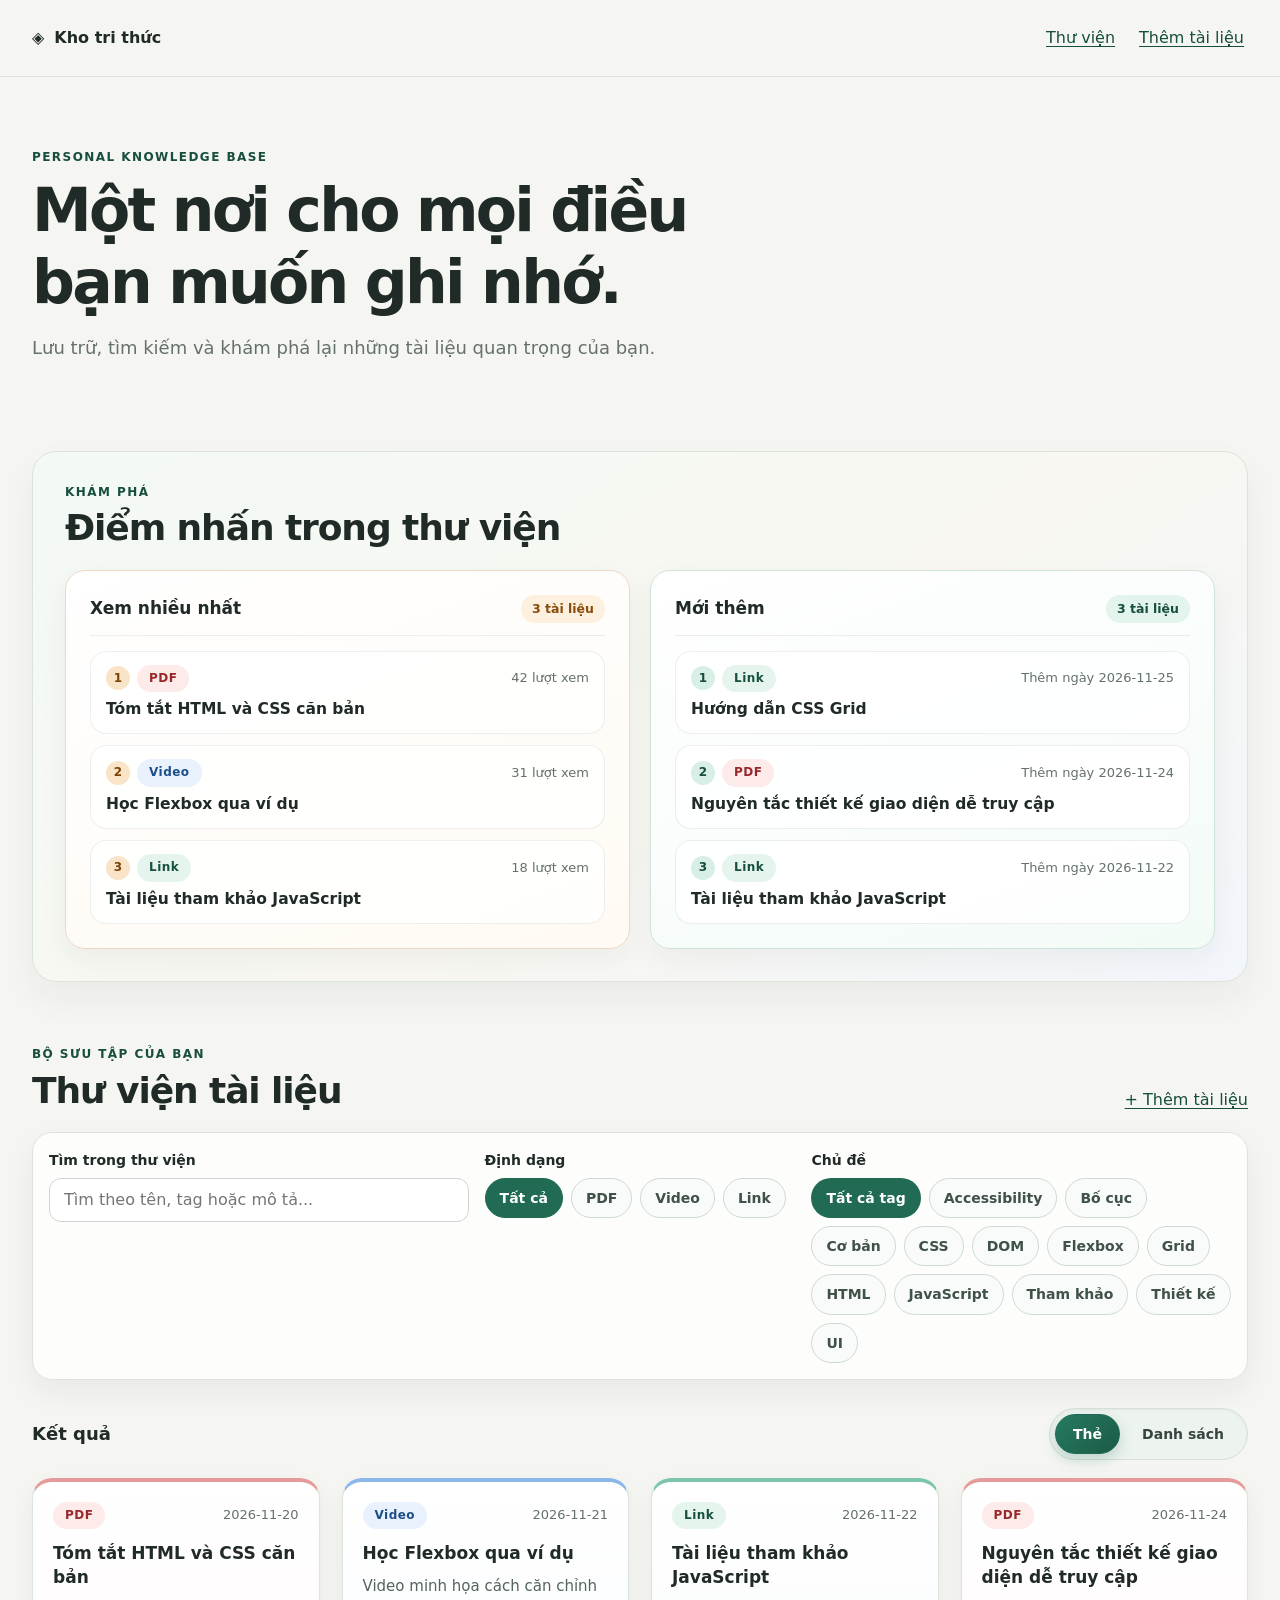
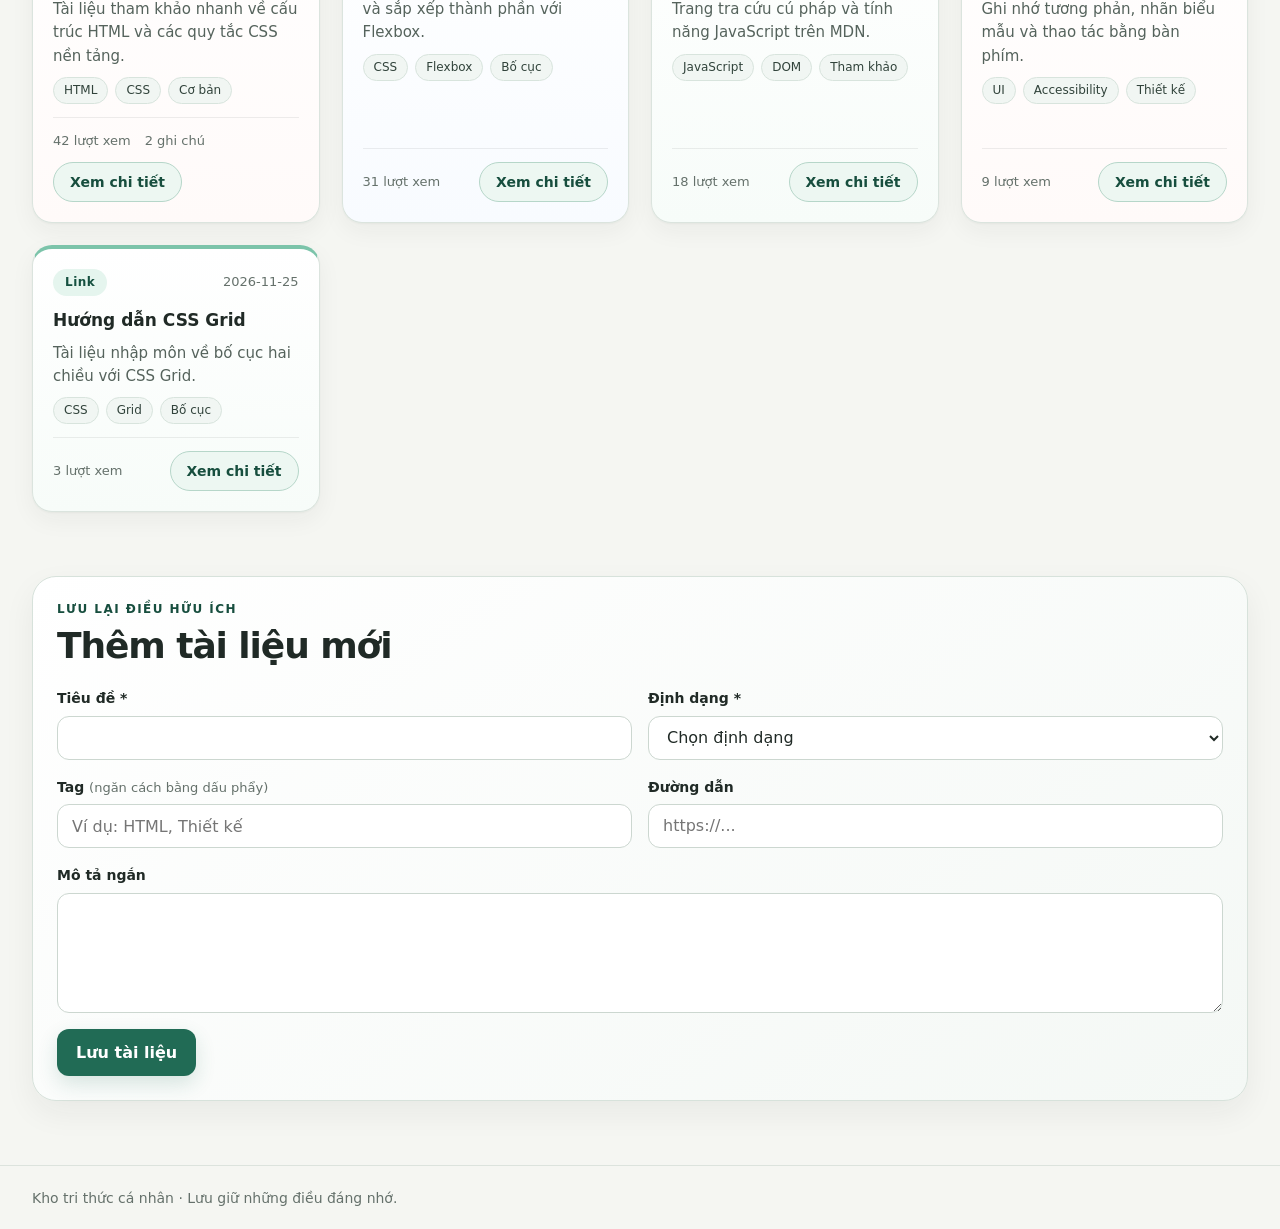
<file: index.html>
<!DOCTYPE html>
<html lang="vi">
<head>
  <meta charset="UTF-8">
  <meta name="viewport" content="width=device-width, initial-scale=1">
  <title>Kho tri thức cá nhân</title>
  <link rel="stylesheet" href="css/base.css">
  <link rel="stylesheet" href="css/views.css">
  <link rel="stylesheet" href="css/components.css">
</head>
<body>
  <header class="site-header">
    <a class="site-brand" href="#home" aria-label="Kho tri thức cá nhân - Trang chủ">
      <span aria-hidden="true">◈</span>
      <span>Kho tri thức</span>
    </a>
    <nav aria-label="Điều hướng chính">
      <a href="#documents">Thư viện</a>
      <a href="#add-document">Thêm tài liệu</a>
    </nav>
  </header>

  <main id="home">
    <section class="page-intro" aria-labelledby="page-title">
      <p class="eyebrow">PERSONAL KNOWLEDGE BASE</p>
      <h1 id="page-title">Một nơi cho mọi điều bạn muốn ghi nhớ.</h1>
      <p>Lưu trữ, tìm kiếm và khám phá lại những tài liệu quan trọng của bạn.</p>
    </section>

    <section class="featured-section" aria-labelledby="featured-heading">
      <div class="section-heading">
        <div>
          <p class="eyebrow">KHÁM PHÁ</p>
          <h2 id="featured-heading">Điểm nhấn trong thư viện</h2>
        </div>
      </div>
      <div id="featured-list" class="featured-grid">
        <article class="featured-panel">
          <h3>Xem nhiều nhất</h3>
          <p>Tài liệu được xem nhiều sẽ xuất hiện ở đây.</p>
        </article>
        <article class="featured-panel">
          <h3>Mới thêm</h3>
          <p>Tài liệu mới lưu sẽ xuất hiện ở đây.</p>
        </article>
      </div>
    </section>

    <section id="documents" class="library-section" aria-labelledby="library-heading">
      <div class="section-heading">
        <div>
          <p class="eyebrow">BỘ SƯU TẬP CỦA BẠN</p>
          <h2 id="library-heading">Thư viện tài liệu</h2>
        </div>
        <a class="text-link" href="#add-document">+ Thêm tài liệu</a>
      </div>

      <div class="library-tools">
        <div class="search-field">
          <label for="search-input">Tìm trong thư viện</label>
          <input
            id="search-input"
            name="search"
            type="search"
            placeholder="Tìm theo tên, tag hoặc mô tả..."
            autocomplete="off"
          >
        </div>

        <div class="filter-group">
          <p id="type-filter-label">Định dạng</p>
          <nav id="type-filters" aria-labelledby="type-filter-label" aria-label="Lọc theo định dạng">
            <button type="button" data-type="ALL" aria-pressed="true">Tất cả</button>
            <button type="button" data-type="PDF" aria-pressed="false">PDF</button>
            <button type="button" data-type="Video" aria-pressed="false">Video</button>
            <button type="button" data-type="Link" aria-pressed="false">Link</button>
          </nav>
        </div>

        <div class="filter-group">
          <p id="tag-filter-label">Chủ đề</p>
          <div id="tag-filters" aria-labelledby="tag-filter-label">
            <p>Chủ đề sẽ xuất hiện khi có tài liệu trong thư viện.</p>
          </div>
        </div>
      </div>

      <div class="results-heading">
        <h3>Kết quả</h3>
        <div class="view-switch" role="group" aria-label="Chế độ hiển thị">
          <button id="btn-card-view" type="button" aria-pressed="true">Thẻ</button>
          <button id="btn-list-view" type="button" aria-pressed="false">Danh sách</button>
        </div>
      </div>

      <p id="empty-message" role="status" aria-live="polite" hidden>
        Không tìm thấy tài liệu phù hợp. Hãy thử đổi từ khóa hoặc bỏ bớt bộ lọc.
      </p>
      <div id="doc-container" class="document-grid" aria-live="polite"></div>
    </section>

    <section id="add-document" class="add-section" aria-labelledby="add-heading">
      <div class="section-heading">
        <div>
          <p class="eyebrow">LƯU LẠI ĐIỀU HỮU ÍCH</p>
          <h2 id="add-heading">Thêm tài liệu mới</h2>
        </div>
      </div>

      <form id="add-form" novalidate>
        <div class="form-field">
          <label for="document-title">Tiêu đề <span aria-hidden="true">*</span></label>
          <input id="document-title" name="title" type="text" required>
        </div>

        <div class="form-field">
          <label for="document-type">Định dạng <span aria-hidden="true">*</span></label>
          <select id="document-type" name="type" required>
            <option value="" selected disabled>Chọn định dạng</option>
            <option value="PDF">PDF</option>
            <option value="Video">Video</option>
            <option value="Link">Link</option>
          </select>
        </div>

        <div class="form-field">
          <label for="document-tags">Tag <span class="field-hint">(ngăn cách bằng dấu phẩy)</span></label>
          <input id="document-tags" name="tags" type="text" placeholder="Ví dụ: HTML, Thiết kế">
        </div>

        <div class="form-field">
          <label for="document-url">Đường dẫn</label>
          <input
            id="document-url"
            name="url"
            type="text"
            inputmode="url"
            autocomplete="url"
            placeholder="https://..."
          >
        </div>

        <div class="form-field form-field-wide">
          <label for="document-summary">Mô tả ngắn</label>
          <textarea id="document-summary" name="summary" rows="3"></textarea>
        </div>

        <div class="form-actions">
          <button type="submit">Lưu tài liệu</button>
          <p id="form-message" role="status" aria-live="polite"></p>
        </div>
      </form>
    </section>
  </main>

  <footer class="site-footer">
    <p>Kho tri thức cá nhân · Lưu giữ những điều đáng nhớ.</p>
  </footer>

  <script src="js/data.js"></script>
  <script src="js/filter.js"></script>
  <script src="js/render.js"></script>
  <script src="js/tags.js"></script>
  <script src="js/main.js"></script>
</body>
</html>
</file>
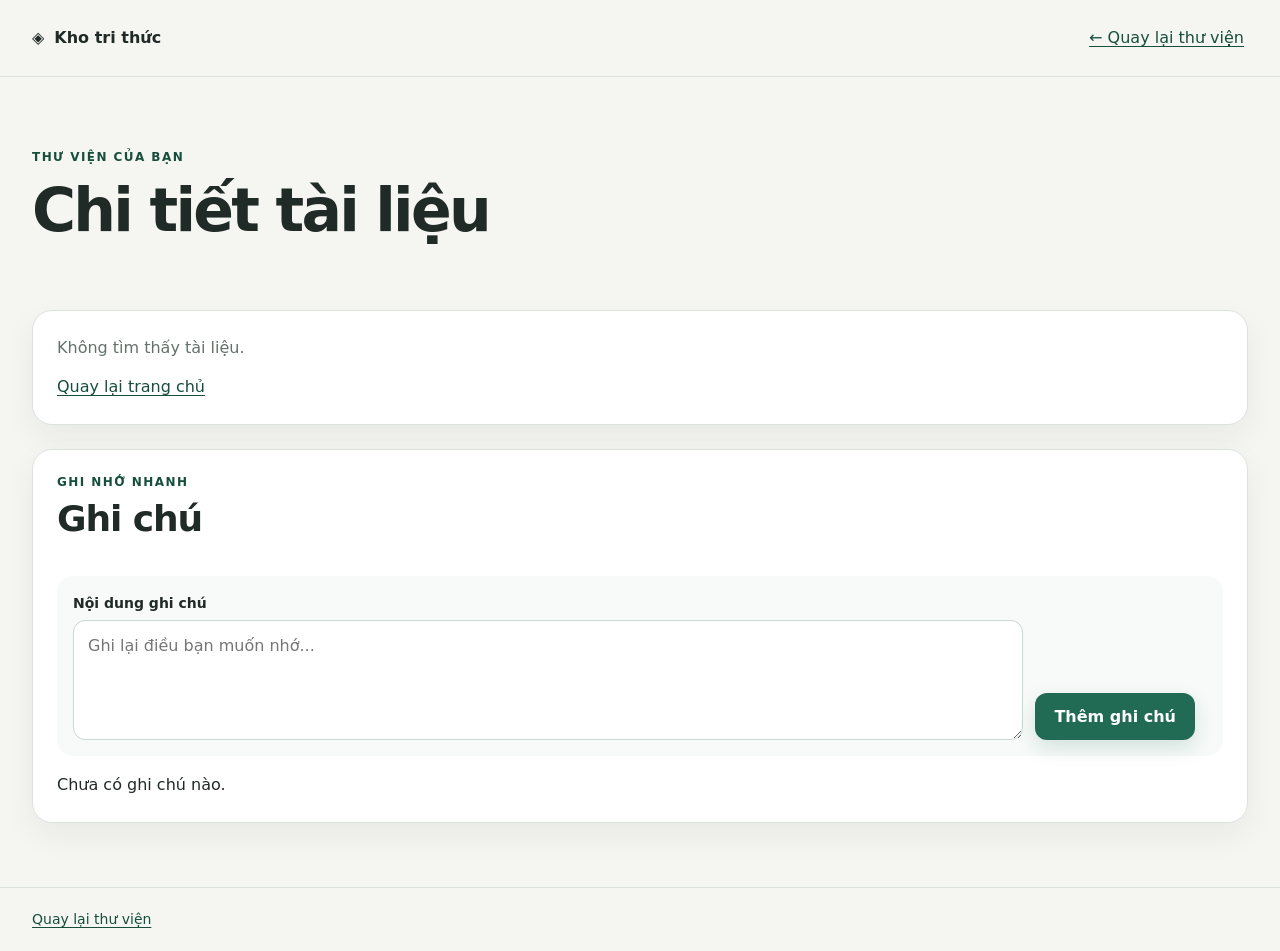
<file: detail.html>
<!DOCTYPE html>
<html lang="vi">
<head>
  <meta charset="UTF-8">
  <meta name="viewport" content="width=device-width, initial-scale=1">
  <title>Chi tiết tài liệu | Kho tri thức</title>
  <link rel="stylesheet" href="css/base.css">
  <link rel="stylesheet" href="css/components.css">
</head>
<body>
  <header class="site-header">
    <a class="site-brand" href="index.html" aria-label="Quay lại Kho tri thức">
      <span aria-hidden="true">◈</span>
      <span>Kho tri thức</span>
    </a>
    <nav aria-label="Điều hướng chính">
      <a href="index.html">← Quay lại thư viện</a>
    </nav>
  </header>

  <main class="detail-page">
    <section class="page-intro" aria-labelledby="page-title">
      <p class="eyebrow">THƯ VIỆN CỦA BẠN</p>
      <h1 id="page-title">Chi tiết tài liệu</h1>
    </section>

    <article id="detail-content" aria-label="Thông tin tài liệu">
      <p>Đang tải thông tin tài liệu...</p>
    </article>

    <section class="notes-section" aria-labelledby="notes-heading">
      <div class="section-heading">
        <div>
          <p class="eyebrow">GHI NHỚ NHANH</p>
          <h2 id="notes-heading">Ghi chú</h2>
        </div>
      </div>

      <form id="note-form">
        <div class="form-field">
          <label for="note-text">Nội dung ghi chú</label>
          <textarea
            id="note-text"
            name="text"
            rows="3"
            maxlength="500"
            required
            placeholder="Ghi lại điều bạn muốn nhớ..."
          ></textarea>
        </div>
        <div class="form-actions">
          <button type="submit">Thêm ghi chú</button>
          <p id="note-message" role="status" aria-live="polite"></p>
        </div>
      </form>

      <ul id="note-list">
        <li>Chưa có ghi chú nào.</li>
      </ul>
    </section>
  </main>

  <footer class="site-footer">
    <a href="index.html">Quay lại thư viện</a>
  </footer>

  <script src="js/data.js"></script>
  <script src="js/detail.js"></script>
</body>
</html>
</file>
<file: css/base.css>
:root {
  color-scheme: light;
  font-family: system-ui, -apple-system, BlinkMacSystemFont, "Segoe UI", sans-serif;
  font-synthesis: none;
  text-rendering: optimizeLegibility;
  -webkit-font-smoothing: antialiased;
  -moz-osx-font-smoothing: grayscale;

  --color-page: #f5f6f2;
  --color-surface: #ffffff;
  --color-text: #202a26;
  --color-muted: #65716b;
  --color-border: #dce3dd;
  --color-primary: #216b55;
  --color-primary-strong: #174e3e;
  --color-focus: #a64b16;

  --font-size-base: 1rem;
  --line-height-base: 1.6;
  --page-gutter: 1rem;
  --content-width: 76rem;
  --radius-small: 0.5rem;
  --radius-medium: 1rem;
  --shadow-soft: 0 0.75rem 2rem rgb(32 42 38 / 6%);
}

*,
*::before,
*::after {
  box-sizing: border-box;
}

* {
  margin: 0;
}

html {
  scroll-behavior: smooth;
}

body {
  min-height: 100vh;
  background: var(--color-page);
  color: var(--color-text);
  font-size: var(--font-size-base);
  line-height: var(--line-height-base);
  overflow-wrap: anywhere;
}

img,
svg,
video,
canvas {
  display: block;
  max-width: 100%;
}

button,
input,
select,
textarea {
  color: inherit;
  font: inherit;
}

button,
[type="button"],
[type="submit"],
a {
  -webkit-tap-highlight-color: transparent;
}

a {
  color: var(--color-primary-strong);
  text-decoration-thickness: 0.08em;
  text-underline-offset: 0.2em;
}

a:hover {
  color: var(--color-primary);
}

button {
  cursor: pointer;
}

:where(a, button, input, select, textarea, summary, [tabindex]):focus-visible {
  outline: 3px solid var(--color-focus);
  outline-offset: 3px;
}

h1,
h2,
h3 {
  color: var(--color-text);
  line-height: 1.2;
  text-wrap: balance;
}

h1 {
  max-width: 20ch;
  font-size: clamp(2rem, 8vw, 3.75rem);
  letter-spacing: -0.045em;
}

h2 {
  font-size: clamp(1.5rem, 5vw, 2.25rem);
  letter-spacing: -0.03em;
}

h3 {
  font-size: 1.125rem;
}

p {
  max-width: 70ch;
}

main {
  display: flex;
  width: 100%;
  max-width: var(--content-width);
  flex-direction: column;
  gap: clamp(2rem, 5vw, 4rem);
  margin-inline: auto;
  padding: clamp(1.5rem, 4vw, 3rem) var(--page-gutter) 4rem;
}

.site-header,
.site-footer {
  width: 100%;
  max-width: var(--content-width);
  margin-inline: auto;
  padding-inline: var(--page-gutter);
}

.site-header {
  display: flex;
  flex-direction: column;
  align-items: flex-start;
  gap: 0.5rem;
  padding-block: 0.75rem;
  border-bottom: 1px solid var(--color-border);
}

.site-brand {
  display: inline-flex;
  min-height: 2.75rem;
  align-items: center;
  gap: 0.625rem;
  color: var(--color-text);
  font-weight: 700;
  text-decoration: none;
}

.site-header nav {
  display: flex;
  flex-wrap: wrap;
  gap: 0.25rem 0.75rem;
}

.site-header nav a {
  display: inline-flex;
  min-height: 2.75rem;
  align-items: center;
  padding-inline: 0.25rem;
}

.page-intro {
  max-width: 56rem;
  padding-block: clamp(0.5rem, 2vw, 1.5rem);
}

.page-intro h1 {
  margin-block: 0.5rem 1rem;
}

.page-intro > p:not(.eyebrow) {
  color: var(--color-muted);
  font-size: clamp(1rem, 2.5vw, 1.125rem);
}

.eyebrow {
  color: var(--color-primary-strong);
  font-size: 0.75rem;
  font-weight: 700;
  letter-spacing: 0.12em;
  line-height: 1.4;
}

.section-heading {
  display: flex;
  flex-wrap: wrap;
  align-items: flex-end;
  justify-content: space-between;
  gap: 0.75rem 1.5rem;
  margin-block-end: 1.25rem;
}

.section-heading .eyebrow {
  margin-block-end: 0.375rem;
}

.site-footer {
  display: flex;
  min-height: 4rem;
  align-items: center;
  border-top: 1px solid var(--color-border);
  color: var(--color-muted);
  font-size: 0.875rem;
}

.site-footer a {
  display: inline-flex;
  min-height: 2.75rem;
  align-items: center;
}

.visually-hidden {
  position: absolute;
  width: 1px;
  height: 1px;
  overflow: hidden;
  clip: rect(0, 0, 0, 0);
  clip-path: inset(50%);
  white-space: nowrap;
}

@media (min-width: 600px) {
  :root {
    --page-gutter: 1.5rem;
  }

  .site-header {
    flex-direction: row;
    align-items: center;
    justify-content: space-between;
    gap: 1rem;
    padding-block: 1rem;
  }

  .site-header nav {
    justify-content: flex-end;
    gap: 0.5rem 1rem;
  }
}

@media (min-width: 900px) {
  :root {
    --page-gutter: 2rem;
    --content-width: 80rem;
  }

  .site-header,
  .site-footer {
    padding-inline: var(--page-gutter);
  }
}

@media (prefers-reduced-motion: reduce) {
  *,
  *::before,
  *::after {
    scroll-behavior: auto !important;
    transition: none !important;
    animation: none !important;
  }
}
</file>
<file: css/views.css>
/* Kiểu dáng mềm mại, dịu mắt cho khu vực Nổi bật, Card view và List view (Thành viên 1). */

/* Khung phông nền dịu mắt cho khu vực Điểm nhấn trong thư viện */
.featured-section {
  padding: 1.25rem;
  border: 1px solid #d9e4dc;
  border-radius: 1.5rem;
  background: linear-gradient(145deg, #f3f9f5 0%, #f8f7f1 55%, #f2f6fb 100%);
  box-shadow: 0 1rem 2.25rem rgb(32 42 38 / 5%);
}

/* Khu vực Điểm nhấn trong thư viện (Xem nhiều nhất / Mới thêm) */
.featured-grid {
  display: grid;
  grid-template-columns: minmax(0, 1fr);
  gap: 1.125rem;
}

.featured-panel {
  display: flex;
  min-width: 0;
  flex-direction: column;
  gap: 0.9375rem;
  padding: 1.25rem;
  border: 1px solid var(--color-border);
  border-radius: 1.25rem;
  background: var(--color-surface);
  box-shadow: 0 0.625rem 1.75rem rgb(32 42 38 / 5%);
  transition: transform 220ms ease, box-shadow 220ms ease, border-color 220ms ease;
}

.featured-panel:hover {
  box-shadow: 0 1rem 2.25rem rgb(32 42 38 / 8%);
}

/* Sắc thái ấm dịu cho khung Xem nhiều nhất */
.featured-panel--popular {
  border-color: #ebd9c5;
  background: linear-gradient(160deg, #ffffff 0%, #fffaf3 100%);
}

.featured-panel--popular .featured-panel__count {
  background: #fdf0df;
  color: #8a4b08;
}

.featured-panel--popular .featured-item__rank {
  background: #f9e4c8;
  color: #7d4206;
}

/* Sắc thái xanh bạc hà dịu cho khung Mới thêm */
.featured-panel--recent {
  border-color: #cfe4d9;
  background: linear-gradient(160deg, #ffffff 0%, #f3fbf7 100%);
}

.featured-panel--recent .featured-panel__count {
  background: #e2f4ec;
  color: #174e3e;
}

.featured-panel--recent .featured-item__rank {
  background: #d7efe4;
  color: #174e3e;
}

.featured-panel__header {
  display: flex;
  flex-wrap: wrap;
  align-items: center;
  justify-content: space-between;
  gap: 0.5rem;
  padding-bottom: 0.75rem;
  border-bottom: 1px solid rgb(32 42 38 / 8%);
}

.featured-panel__title {
  font-size: 1.0625rem;
}

.featured-panel__count {
  padding: 0.25rem 0.6875rem;
  border-radius: 999px;
  background: var(--color-page);
  color: var(--color-muted);
  font-size: 0.78125rem;
  font-weight: 700;
}

.featured-panel__empty {
  color: var(--color-muted);
  font-size: 0.9375rem;
}

.featured-list {
  display: flex;
  flex-direction: column;
  gap: 0.6875rem;
}

.featured-item {
  display: flex;
  min-width: 0;
  flex-direction: column;
  gap: 0.4375rem;
  padding: 0.8125rem 0.9375rem;
  border: 1px solid rgb(32 42 38 / 8%);
  border-radius: 1rem;
  background: rgb(255 255 255 / 82%);
  transition: border-color 200ms ease, background-color 200ms ease, transform 200ms ease, box-shadow 200ms ease;
}

.featured-item:hover {
  border-color: #9bc8b8;
  background: #ffffff;
  box-shadow: 0 0.5rem 1.25rem rgb(33 107 85 / 8%);
  transform: translateY(-2px);
}

.featured-item__top {
  display: flex;
  flex-wrap: wrap;
  align-items: center;
  justify-content: space-between;
  gap: 0.375rem 0.75rem;
}

.featured-item__leading {
  display: inline-flex;
  align-items: center;
  gap: 0.4375rem;
}

.featured-item__rank {
  display: inline-flex;
  width: 1.5rem;
  height: 1.5rem;
  align-items: center;
  justify-content: center;
  border-radius: 999px;
  font-size: 0.75rem;
  font-weight: 700;
}

.featured-item__title {
  font-size: 0.96875rem;
  font-weight: 600;
  line-height: 1.4;
}

.featured-item__link {
  display: inline-block;
  color: var(--color-text);
  text-decoration: none;
  transition: color 180ms ease;
}

.featured-item__link:hover {
  color: var(--color-primary-strong);
  text-decoration: underline;
}

.featured-item__meta {
  color: var(--color-muted);
  font-size: 0.8125rem;
  font-weight: 500;
}

/* Thanh tiêu đề kết quả và nút chuyển đổi Card / List dạng viên thuốc mềm */
.results-heading {
  display: flex;
  flex-wrap: wrap;
  align-items: center;
  justify-content: space-between;
  gap: 0.75rem 1rem;
  margin-top: 1.75rem;
  margin-bottom: 1.125rem;
}

.view-switch {
  display: inline-flex;
  flex-wrap: wrap;
  gap: 0.25rem;
  padding: 0.3125rem;
  border: 1px solid #d5e0d9;
  border-radius: 999px;
  background: #edf3ef;
  box-shadow: inset 0 1px 2px rgb(32 42 38 / 5%);
}

.view-switch button {
  display: inline-flex;
  min-height: 2.5rem;
  align-items: center;
  justify-content: center;
  padding: 0.375rem 1.0625rem;
  border: 1px solid transparent;
  border-radius: 999px;
  background: transparent;
  color: #36453f;
  font-size: 0.875rem;
  font-weight: 600;
  transition: background-color 200ms ease, color 200ms ease, box-shadow 200ms ease, transform 180ms ease;
}

.view-switch button:hover {
  background: rgb(255 255 255 / 72%);
  color: var(--color-text);
}

.view-switch button:active {
  transform: scale(0.97);
}

.view-switch button[aria-pressed="true"],
.view-switch__btn--active {
  border-color: var(--color-primary);
  background: linear-gradient(135deg, #257a60 0%, #1b5a47 100%);
  color: #ffffff;
  box-shadow: 0 0.375rem 0.875rem rgb(33 107 85 / 22%);
}

.view-switch button[aria-pressed="true"]:hover,
.view-switch__btn--active:hover {
  background: linear-gradient(135deg, #1f6c54 0%, #164b3b 100%);
  color: #ffffff;
}

/* Trạng thái rỗng khi không có tài liệu phù hợp */
#empty-message {
  padding: 2rem 1.5rem;
  border: 1.5px dashed #c4d5cb;
  border-radius: 1.25rem;
  background: linear-gradient(180deg, #fafcf9 0%, #f1f6f3 100%);
  color: #4f5e57;
  text-align: center;
  max-width: none;
}

/* Vùng chứa danh sách tài liệu: chế độ Card view (mặc định) */
.document-grid.doc-view--card {
  display: grid;
  grid-template-columns: repeat(auto-fill, minmax(min(100%, 16.5rem), 1fr));
  gap: 1.125rem;
}

/* Vùng chứa danh sách tài liệu: chế độ List view */
.document-grid.doc-view--list {
  display: flex;
  flex-direction: column;
  gap: 0.875rem;
}

.document-grid:empty {
  display: none;
}

/* Thẻ tài liệu bo tròn mềm mại, nền dịu mắt và viền nhấn nhẹ theo định dạng */
.doc-item {
  display: flex;
  min-width: 0;
  flex-direction: column;
  gap: 0.8125rem;
  padding: 1.25rem;
  border: 1px solid #dbe4de;
  border-top: 4px solid #8ec6b3;
  border-radius: 1.25rem;
  background: linear-gradient(180deg, #ffffff 0%, #fafcfa 100%);
  box-shadow: 0 0.5rem 1.5rem rgb(32 42 38 / 5%), 0 1px 2px rgb(32 42 38 / 4%);
  transition: border-color 220ms ease, background-color 220ms ease, box-shadow 220ms ease, transform 220ms ease;
}

.doc-item--pdf {
  border-top-color: #e49b99;
  background: linear-gradient(180deg, #ffffff 0%, #fffaf9 100%);
}

.doc-item--video {
  border-top-color: #8bb8e8;
  background: linear-gradient(180deg, #ffffff 0%, #f8fbff 100%);
}

.doc-item--link {
  border-top-color: #7cc4aa;
  background: linear-gradient(180deg, #ffffff 0%, #f7fcf9 100%);
}

.doc-item:hover {
  border-color: #a9cfc0;
  box-shadow: 0 1rem 2.25rem rgb(33 107 85 / 11%), 0 0.25rem 0.625rem rgb(32 42 38 / 4%);
  transform: translateY(-4px);
}

.doc-item--pdf:hover {
  border-color: #dfb0ae;
  border-top-color: #d87a77;
}

.doc-item--video:hover {
  border-color: #adc9e6;
  border-top-color: #5b9ad9;
}

.doc-item--link:hover {
  border-color: #9ecdbc;
  border-top-color: #2c8a6c;
}

.doc-item__header {
  display: flex;
  flex-wrap: wrap;
  align-items: center;
  justify-content: space-between;
  gap: 0.5rem;
}

/* Nhãn phân loại định dạng tài liệu dạng pastel dịu mắt, tương phản rõ */
.doc-item__badge {
  display: inline-flex;
  align-items: center;
  padding: 0.25rem 0.75rem;
  border-radius: 999px;
  font-size: 0.75rem;
  font-weight: 700;
  letter-spacing: 0.04em;
}

.doc-item__badge--pdf {
  background: #fcebe9;
  color: #98282b;
}

.doc-item__badge--video {
  background: #e9f2fc;
  color: #1c4e87;
}

.doc-item__badge--link {
  background: #e5f5ee;
  color: #165140;
}

.doc-item__date {
  color: var(--color-muted);
  font-size: 0.8125rem;
  font-weight: 500;
}

.doc-item__body {
  display: flex;
  min-width: 0;
  flex: 1 1 auto;
  flex-direction: column;
  gap: 0.5625rem;
}

.doc-item__title {
  font-size: 1.0625rem;
  line-height: 1.38;
}

.doc-item__title-link {
  color: var(--color-text);
  text-decoration: none;
  transition: color 180ms ease;
}

.doc-item__title-link:hover {
  color: var(--color-primary-strong);
  text-decoration: underline;
}

.doc-item__summary {
  color: #55635c;
  font-size: 0.9375rem;
  line-height: 1.55;
}

/* Danh sách tag gắn trên từng tài liệu */
.doc-item__tags {
  display: flex;
  flex-wrap: wrap;
  gap: 0.4375rem;
  padding: 0;
  list-style: none;
}

.doc-item__tag {
  padding: 0.1875rem 0.625rem;
  border: 1px solid #d8e4dd;
  border-radius: 999px;
  background: #f1f6f3;
  color: #31433b;
  font-size: 0.75rem;
  font-weight: 500;
  transition: background-color 180ms ease, border-color 180ms ease;
}

.doc-item:hover .doc-item__tag {
  border-color: #c3d9ce;
  background: #e9f3ee;
}

/* Phần chân thẻ: thống kê và nút mở chi tiết bo tròn mềm */
.doc-item__footer {
  display: flex;
  flex-wrap: wrap;
  align-items: center;
  justify-content: space-between;
  gap: 0.625rem;
  padding-top: 0.8125rem;
  border-top: 1px solid rgb(32 42 38 / 8%);
}

.doc-item__meta {
  display: flex;
  flex-wrap: wrap;
  gap: 0.375rem 0.875rem;
  color: var(--color-muted);
  font-size: 0.8125rem;
  font-weight: 500;
}

.doc-item__action {
  display: inline-flex;
  min-height: 2.5rem;
  align-items: center;
  justify-content: center;
  padding: 0.4375rem 1rem;
  border: 1px solid #b6d6c9;
  border-radius: 999px;
  background: #edf7f2;
  color: var(--color-primary-strong);
  font-size: 0.875rem;
  font-weight: 600;
  text-decoration: none;
  transition: background-color 200ms ease, color 200ms ease, border-color 200ms ease, transform 180ms ease, box-shadow 200ms ease;
}

.doc-item__action:hover {
  border-color: var(--color-primary);
  background: linear-gradient(135deg, #257a60 0%, #1b5a47 100%);
  color: #ffffff;
  box-shadow: 0 0.375rem 1rem rgb(33 107 85 / 22%);
  transform: translateY(-1px);
}

.doc-item__action:active {
  transform: scale(0.98);
}

/* Responsive từ 600px: bố cục 2 cột cho khu Nổi bật và hàng ngang cho List view */
@media (min-width: 600px) {
  .featured-section {
    padding: 1.625rem;
  }

  .featured-grid {
    grid-template-columns: repeat(2, minmax(0, 1fr));
    gap: 1.25rem;
  }

  .doc-view--list .doc-item {
    flex-direction: row;
    align-items: center;
    gap: 1.25rem;
    padding: 1.0625rem 1.375rem;
    border-top: 1px solid #dbe4de;
    border-left: 5px solid #8ec6b3;
  }

  .doc-view--list .doc-item--pdf {
    border-left-color: #e49b99;
  }

  .doc-view--list .doc-item--video {
    border-left-color: #8bb8e8;
  }

  .doc-view--list .doc-item--link {
    border-left-color: #7cc4aa;
  }

  .doc-view--list .doc-item:hover {
    transform: translateX(4px);
  }

  .doc-view--list .doc-item--pdf:hover {
    border-top-color: #dfb0ae;
    border-left-color: #d87a77;
  }

  .doc-view--list .doc-item--video:hover {
    border-top-color: #adc9e6;
    border-left-color: #5b9ad9;
  }

  .doc-view--list .doc-item--link:hover {
    border-top-color: #9ecdbc;
    border-left-color: #2c8a6c;
  }

  .doc-view--list .doc-item__header {
    flex: 0 0 6.75rem;
    flex-direction: column;
    align-items: flex-start;
    justify-content: center;
  }

  .doc-view--list .doc-item__body {
    flex: 1 1 auto;
  }

  .doc-view--list .doc-item__footer {
    flex: 0 0 auto;
    flex-direction: column;
    align-items: flex-end;
    justify-content: center;
    padding-top: 0;
    padding-left: 1.125rem;
    border-top: 0;
    border-left: 1px solid rgb(32 42 38 / 8%);
  }
}

/* Responsive từ 900px: mở rộng khoảng cách và số cột tối ưu */
@media (min-width: 900px) {
  .featured-section {
    padding: 2rem;
  }

  .featured-panel {
    padding: 1.5rem;
  }

  .document-grid.doc-view--card {
    grid-template-columns: repeat(auto-fill, minmax(17.5rem, 1fr));
    gap: 1.375rem;
  }

  .doc-view--list .doc-item__footer {
    flex-direction: row;
    align-items: center;
    gap: 1.125rem;
  }
}
</file>
<file: css/components.css>
/* Kiểu dáng cho Tag, form, chi tiết tài liệu và ghi chú (Thành viên 2). */

/* Khu vực công cụ thư viện */
.library-tools {
  display: grid;
  grid-template-columns: minmax(0, 1fr);
  gap: 1rem;
  padding: 1rem;
  border: 1px solid var(--color-border);
  border-radius: 1.25rem;
  background: rgb(255 255 255 / 82%);
  box-shadow: var(--shadow-soft);
}

.search-field,
.filter-group,
.form-field {
  display: flex;
  min-width: 0;
  flex-direction: column;
  gap: 0.375rem;
}

.search-field label,
.filter-group > p,
.form-field label {
  color: var(--color-text);
  font-size: 0.875rem;
  font-weight: 700;
}

.search-field input,
.form-field input,
.form-field select,
.form-field textarea {
  width: 100%;
  min-height: 2.75rem;
  border: 1px solid #ccd7d0;
  border-radius: 0.75rem;
  background: #ffffff;
  transition: border-color 180ms ease, box-shadow 180ms ease, background-color 180ms ease;
}

.search-field input,
.form-field input,
.form-field select {
  padding-inline: 0.875rem;
}

.form-field textarea {
  min-height: 7.5rem;
  resize: vertical;
  padding: 0.75rem 0.875rem;
}

.search-field input:hover,
.form-field input:hover,
.form-field select:hover,
.form-field textarea:hover {
  border-color: #9eb9ac;
}

.search-field input:focus,
.form-field input:focus,
.form-field select:focus,
.form-field textarea:focus {
  border-color: var(--color-primary);
  background: #fbfdfc;
  box-shadow: 0 0 0 4px rgb(33 107 85 / 10%);
}

.filter-group nav,
#tag-filters {
  display: flex;
  flex-wrap: wrap;
  gap: 0.5rem;
}

.filter-group nav button,
.tag-filter {
  min-height: 2.5rem;
  padding: 0.5rem 0.875rem;
  border: 1px solid #cedbd4;
  border-radius: 999px;
  background: #f8fbf9;
  color: #405148;
  font-size: 0.875rem;
  font-weight: 700;
  transition: background-color 180ms ease, border-color 180ms ease, color 180ms ease, transform 180ms ease;
}

.filter-group nav button:hover,
.tag-filter:hover {
  border-color: #79a891;
  background: #edf6f1;
  color: var(--color-primary-strong);
  transform: translateY(-1px);
}

.filter-group nav button[aria-pressed="true"],
.tag-filter[aria-pressed="true"] {
  border-color: var(--color-primary);
  background: var(--color-primary);
  color: #ffffff;
}

.tag-filter--clear {
  border-style: dashed;
}

/* Khung form thêm tài liệu */
.add-section {
  padding: 1.25rem;
  border: 1px solid #d7e2db;
  border-radius: 1.5rem;
  background: linear-gradient(145deg, #ffffff 0%, #f4f8f5 100%);
  box-shadow: var(--shadow-soft);
}

#add-form {
  display: grid;
  grid-template-columns: minmax(0, 1fr);
  gap: 1rem;
}

.field-hint {
  color: var(--color-muted);
  font-size: 0.8125rem;
  font-weight: 500;
}

.form-actions {
  display: flex;
  flex-wrap: wrap;
  align-items: center;
  gap: 0.75rem;
}

.form-actions button,
.detail-card__open,
.detail-card__back,
.note-item__delete {
  min-height: 2.75rem;
  border: 1px solid transparent;
  border-radius: 0.75rem;
  font-weight: 700;
  text-decoration: none;
  transition: background-color 180ms ease, border-color 180ms ease, color 180ms ease, transform 180ms ease, box-shadow 180ms ease;
}

.form-actions button {
  padding: 0.625rem 1.125rem;
  background: var(--color-primary);
  color: #ffffff;
  box-shadow: 0 0.5rem 1.25rem rgb(33 107 85 / 16%);
}

.form-actions button:hover {
  background: var(--color-primary-strong);
  box-shadow: 0 0.75rem 1.5rem rgb(33 107 85 / 20%);
  transform: translateY(-1px);
}

#form-message,
#note-message {
  min-height: 1.5em;
  color: var(--color-primary-strong);
  font-size: 0.875rem;
  font-weight: 700;
}

/* Trang chi tiết */
.detail-page {
  gap: 1.5rem;
}

#detail-content,
.notes-section {
  min-width: 0;
  border: 1px solid var(--color-border);
  border-radius: 1.25rem;
  background: var(--color-surface);
  box-shadow: var(--shadow-soft);
}

#detail-content {
  display: flex;
  flex-direction: column;
  gap: 0.875rem;
  padding: 1.25rem;
}

.detail-card__header {
  display: flex;
  flex-wrap: wrap;
  align-items: center;
  justify-content: space-between;
  gap: 0.5rem;
}

.detail-card__badge,
.detail-card__tag {
  display: inline-flex;
  align-items: center;
  border-radius: 999px;
  font-size: 0.8125rem;
  font-weight: 700;
}

.detail-card__badge {
  min-height: 2rem;
  padding: 0.375rem 0.75rem;
  background: #e4f2ea;
  color: var(--color-primary-strong);
}

.detail-card__views,
.detail-card__meta,
.note-item__date {
  color: var(--color-muted);
  font-size: 0.875rem;
}

.detail-card__title {
  font-size: clamp(1.5rem, 5vw, 2.25rem);
}

.detail-card__summary {
  max-width: 60rem;
  color: #46544e;
}

.detail-card__tags {
  display: flex;
  flex-wrap: wrap;
  gap: 0.5rem;
  padding: 0;
  list-style: none;
}

.detail-card__tag {
  min-height: 2rem;
  padding: 0.375rem 0.75rem;
  border: 1px solid #d8e4dd;
  background: #f4f8f5;
  color: #405148;
}

.detail-card__actions {
  display: flex;
  flex-wrap: wrap;
  gap: 0.625rem;
  margin-top: 0.25rem;
}

.detail-card__open,
.detail-card__back {
  display: inline-flex;
  align-items: center;
  justify-content: center;
  padding: 0.625rem 1rem;
}

.detail-card__open {
  background: var(--color-primary);
  color: #ffffff;
}

.detail-card__open:hover {
  background: var(--color-primary-strong);
  color: #ffffff;
}

.detail-card__back {
  border-color: var(--color-border);
  background: #ffffff;
  color: var(--color-primary-strong);
}

.detail-card__back:hover {
  border-color: #97b6a6;
  background: #f4f8f5;
}

.detail-not-found {
  color: var(--color-muted);
}

.notes-section {
  display: flex;
  flex-direction: column;
  gap: 1rem;
  padding: 1.25rem;
}

#note-form {
  display: grid;
  grid-template-columns: minmax(0, 1fr);
  gap: 0.75rem;
  padding: 1rem;
  border-radius: 1rem;
  background: #f7faf8;
}

#note-list {
  display: flex;
  flex-direction: column;
  gap: 0.75rem;
  padding: 0;
  list-style: none;
}

.note-item {
  display: flex;
  min-width: 0;
  align-items: flex-start;
  justify-content: space-between;
  gap: 0.75rem;
  padding: 0.875rem;
  border: 1px solid #dde5df;
  border-radius: 0.875rem;
  background: #ffffff;
}

.note-item--empty {
  justify-content: flex-start;
  color: var(--color-muted);
  background: #f8faf8;
}

.note-item__content {
  min-width: 0;
  flex: 1;
}

.note-item__text {
  margin-bottom: 0.25rem;
  white-space: pre-wrap;
}

.note-item__delete {
  flex: 0 0 auto;
  min-width: 4.25rem;
  padding: 0.5rem 0.75rem;
  border-color: #decfc5;
  background: #fffaf7;
  color: #9a4c28;
}

.note-item__delete:hover {
  border-color: #b77a5e;
  background: #fff1e8;
}

@media (min-width: 600px) {
  .library-tools {
    grid-template-columns: minmax(12rem, 1fr) minmax(12rem, 1fr);
  }

  .library-tools .search-field {
    grid-column: 1 / -1;
  }

  #add-form {
    grid-template-columns: repeat(2, minmax(0, 1fr));
  }

  .form-field-wide,
  #add-form .form-actions {
    grid-column: 1 / -1;
  }

  #note-form {
    grid-template-columns: minmax(0, 1fr) auto;
    align-items: end;
  }

  #note-form .form-actions {
    min-width: 10rem;
  }
}

@media (min-width: 900px) {
  .library-tools {
    grid-template-columns: minmax(14rem, 1.35fr) minmax(18rem, 1fr) minmax(18rem, 1.35fr);
  }

  .library-tools .search-field {
    grid-column: auto;
  }

  #detail-content,
  .notes-section,
  .add-section {
    padding: 1.5rem;
  }
}

@media (prefers-reduced-motion: reduce) {
  .search-field input,
  .form-field input,
  .form-field select,
  .form-field textarea,
  .filter-group nav button,
  .tag-filter,
  .form-actions button,
  .detail-card__open,
  .detail-card__back,
  .note-item__delete {
    transition: none;
  }
}
</file>
